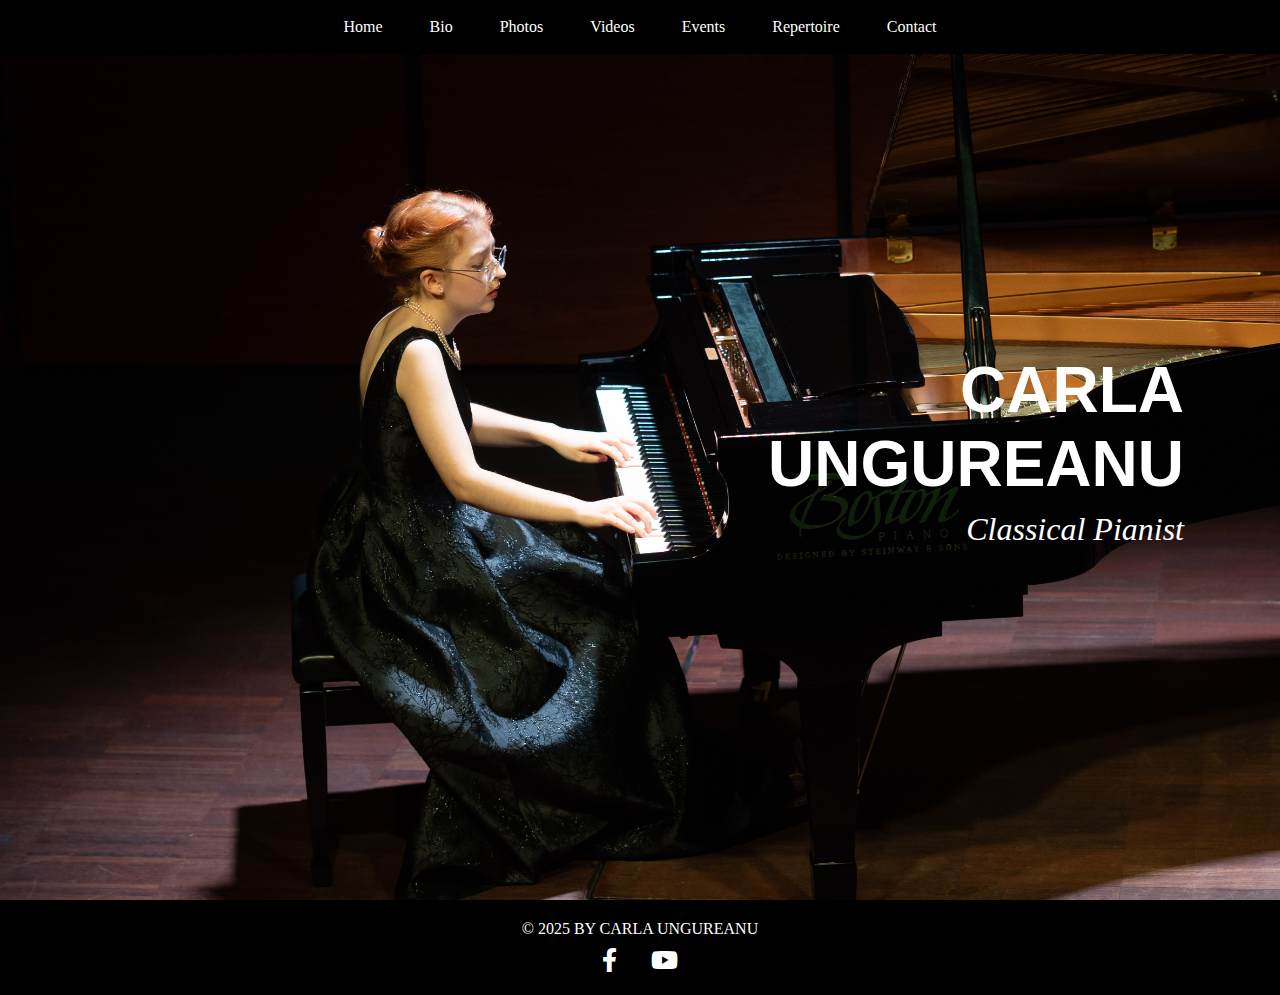
<file: index.html>
<!DOCTYPE html>
<html lang="en">
<head>
    <meta charset="UTF-8">
    <meta name="viewport" content="width=device-width, initial-scale=1.0">
    <title>Homepage</title>
    <link rel="stylesheet" href="styles/homepage.css">
    <link rel="stylesheet" href="styles/nav-bar.css">
    <link rel="stylesheet" href="styles/footer.css">
    <link href="https://cdnjs.cloudflare.com/ajax/libs/font-awesome/5.15.4/css/all.min.css" rel="stylesheet">
    <link href="https://fonts.cdnfonts.com/css/elegant-2" rel="stylesheet">
                
</head>
<body>
    <nav class="navbar">
        <ul class="nav-links">
            <li><a href="index.html">Home</a></li>
            <li><a href="about.html">Bio</a></li>
            <li><a href="photos.html">Photos</a></li>
            <li><a href="videos.html">Videos</a></li>
            <li><a href="events.html">Events</a></li>
            <li><a href="repertory.html">Repertoire</a></li>
            <li><a href="contact.html">Contact</a></li>
        </ul>
        <div class="hamburger" onclick="toggleMenu()">☰</div>
    </nav>
    <div class="mobile-nav" id="mobileNav">
        <div class="close-btn" onclick="toggleMenu()">✖</div>
        <ul>
            <li><a href="index.html">Home</a></li>
            <li><a href="about.html">Bio</a></li>
            <li><a href="photos.html">Photos</a></li>
            <li><a href="videos.html">Videos</a></li>
            <li><a href="events.html">Events</a></li>
            <li><a href="repertory.html">Repertoire</a></li>
            <li><a href="contact.html">Contact</a></li>
        </ul>
    </div>

    <div class="hero">
        <div class="background"></div>
        <div class="text-overlay">
            <h1>CARLA<br>UNGUREANU</h1>
            <p class="subtitle">Classical Pianist</p>
        </div>        
    </div>

    <footer class="footer">
        <p>&copy; 2025 BY CARLA UNGUREANU</p>
        <div class="social-media">
            <a href="https://www.facebook.com/share/18RVQHhXHW/?mibextid=wwXIfr" target="_blank" aria-label="Facebook">
                <i class="fab fa-facebook-f"></i>
            </a>
            <a href="https://www.youtube.com/@aungureanu1" target="_blank" aria-label="Youtube">
                <i class="fab fa-youtube"></i>
            </a>
        </div>
    </footer>
    <script src="nav-bar.js"></script>
</body>
</html>
</file>
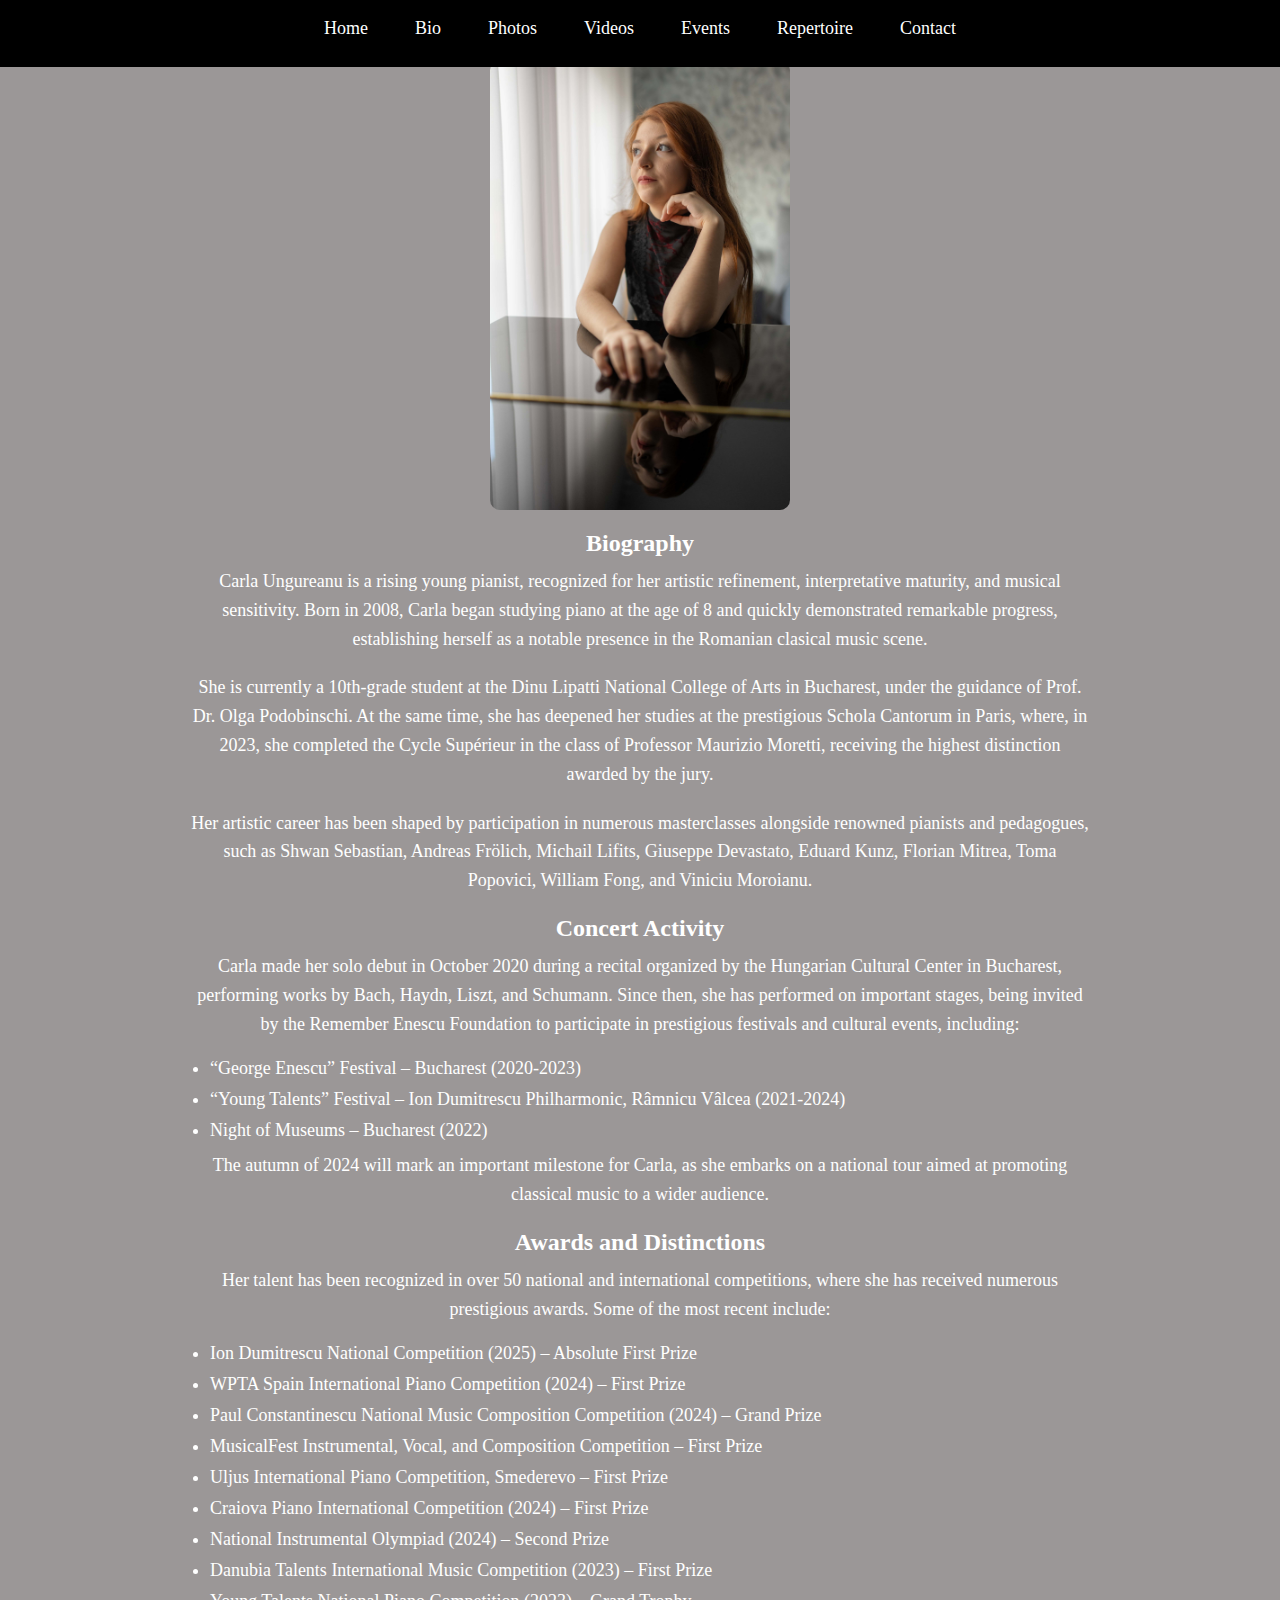
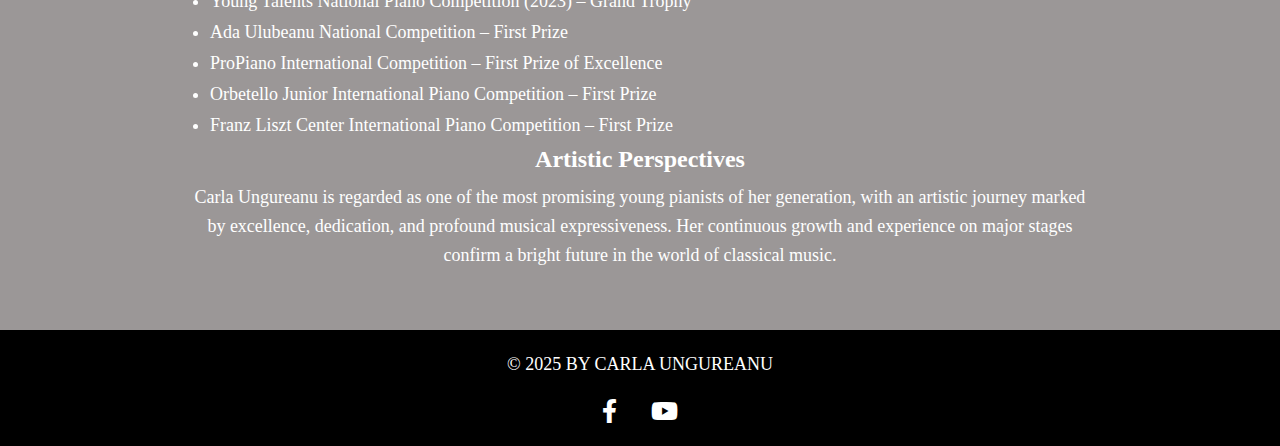
<file: about.html>
<!DOCTYPE html>
<html lang="en">
<head>
    <meta charset="UTF-8">
    <meta name="viewport" content="width=device-width, initial-scale=1.0">
    <title>Bio</title>
    <link rel="stylesheet" href="styles/about.css">
    <link rel="stylesheet" href="styles/nav-bar.css">
    <link rel="stylesheet" href="styles/footer.css">
    <link href="https://cdnjs.cloudflare.com/ajax/libs/font-awesome/5.15.4/css/all.min.css" rel="stylesheet">
</head>
<body>
    <nav class="navbar">
        <ul class="nav-links">
            <li><a href="index.html">Home</a></li>
            <li><a href="about.html">Bio</a></li>
            <li><a href="photos.html">Photos</a></li>
            <li><a href="videos.html">Videos</a></li>
            <li><a href="events.html">Events</a></li>
            <li><a href="repertory.html">Repertoire</a></li>
            <li><a href="contact.html">Contact</a></li>
        </ul>
        <div class="hamburger" onclick="toggleMenu()">☰</div>
    </nav>
    <div class="mobile-nav" id="mobileNav">
        <div class="close-btn" onclick="toggleMenu()">✖</div>
        <ul>
            <li><a href="index.html">Home</a></li>
            <li><a href="about.html">Bio</a></li>
            <li><a href="photos.html">Photos</a></li>
            <li><a href="videos.html">Videos</a></li>
            <li><a href="events.html">Events</a></li>
            <li><a href="repertory.html">Repertoire</a></li>
            <li><a href="contact.html">Contact</a></li>
        </ul>
    </div>

    <div class="container">
        <img src="photos/photo-about.jpg" alt="CARLA" class="photo">
        <h3>Biography</h1>
        <p>Carla Ungureanu is a rising young pianist, recognized for her artistic refinement, interpretative maturity, and musical sensitivity. Born in 2008, Carla began studying piano at the age of 8 and quickly demonstrated remarkable progress, establishing herself as a notable presence in the Romanian clasical music scene.</p>
        <p>She is currently a 10th-grade student at the Dinu Lipatti National College of Arts in Bucharest, under the guidance of Prof. Dr. Olga Podobinschi. At the same time, she has deepened her studies at the prestigious Schola Cantorum in Paris, where, in 2023, she completed the Cycle Supérieur in the class of Professor Maurizio Moretti, receiving the highest distinction awarded by the jury.</p>
        <p>Her artistic career has been shaped by participation in numerous masterclasses alongside renowned pianists and pedagogues, such as Shwan Sebastian, Andreas Frölich, Michail Lifits, Giuseppe Devastato, Eduard Kunz, Florian Mitrea, Toma Popovici, William Fong, and Viniciu Moroianu.</p>
        <h3>Concert Activity</h3>
        <p>Carla made her solo debut in October 2020 during a recital organized by the Hungarian Cultural Center in Bucharest, performing works by Bach, Haydn, Liszt, and Schumann. Since then, she has performed on important stages, being invited by the Remember Enescu Foundation to participate in prestigious festivals and cultural events, including:</p>
        <ul>
            <li>​“George Enescu” Festival – Bucharest (2020-2023)</li>
            <li>​“Young Talents” Festival – Ion Dumitrescu Philharmonic, Râmnicu Vâlcea (2021-2024)</li>
            <li>Night of Museums – Bucharest (2022)</li>
        </ul>
        <p>The autumn of 2024 will mark an important milestone for Carla, as she embarks on a national tour aimed at promoting classical music to a wider audience.</p>
        <h3>Awards and Distinctions</h3>
        <p>Her talent has been recognized in over 50 national and international competitions, where she has received numerous prestigious awards. Some of the most recent include:</p>
        <ul>
            <li>Ion Dumitrescu National Competition (2025) – Absolute First Prize</li>
            <li>WPTA Spain International Piano Competition (2024) – First Prize</li>
            <li>Paul Constantinescu National Music Composition Competition (2024) – Grand Prize</li>
            <li>MusicalFest Instrumental, Vocal, and Composition Competition – First Prize</li>
            <li>Uljus International Piano Competition, Smederevo – First Prize</li>
            <li>Craiova Piano International Competition (2024) – First Prize</li>
            <li>​National Instrumental Olympiad (2024) – Second Prize</li>
            <li>Danubia Talents International Music Competition (2023) – First Prize</li>
            <li>​Young Talents National Piano Competition (2023) – Grand Trophy</li>
            <li>​Ada Ulubeanu National Competition – First Prize</li>
            <li>​ProPiano International Competition – First Prize of Excellence</li>
            <li>Orbetello Junior International Piano Competition – First Prize</li>
            <li>Franz Liszt Center International Piano Competition – First Prize</li>
        </ul>
        <h3>Artistic Perspectives</h3>
        <p>Carla Ungureanu is regarded as one of the most promising young pianists of her generation, with an artistic journey marked by excellence, dedication, and profound musical expressiveness. Her continuous growth and experience on major stages confirm a bright future in the world of classical music.</p>
    </div>

    <footer class="footer">
        <p>&copy; 2025 BY CARLA UNGUREANU</p>
        <div class="social-media">
            <a href="https://www.facebook.com/share/18RVQHhXHW/?mibextid=wwXIfr" target="_blank" aria-label="Facebook">
                <i class="fab fa-facebook-f"></i>
            </a>
            <a href="https://www.youtube.com/@aungureanu1" target="_blank" aria-label="Youtube">
                <i class="fab fa-youtube"></i>
            </a>
        </div>
    </footer>
    <script src="nav-bar.js"></script>
</body>
</html>
</file>
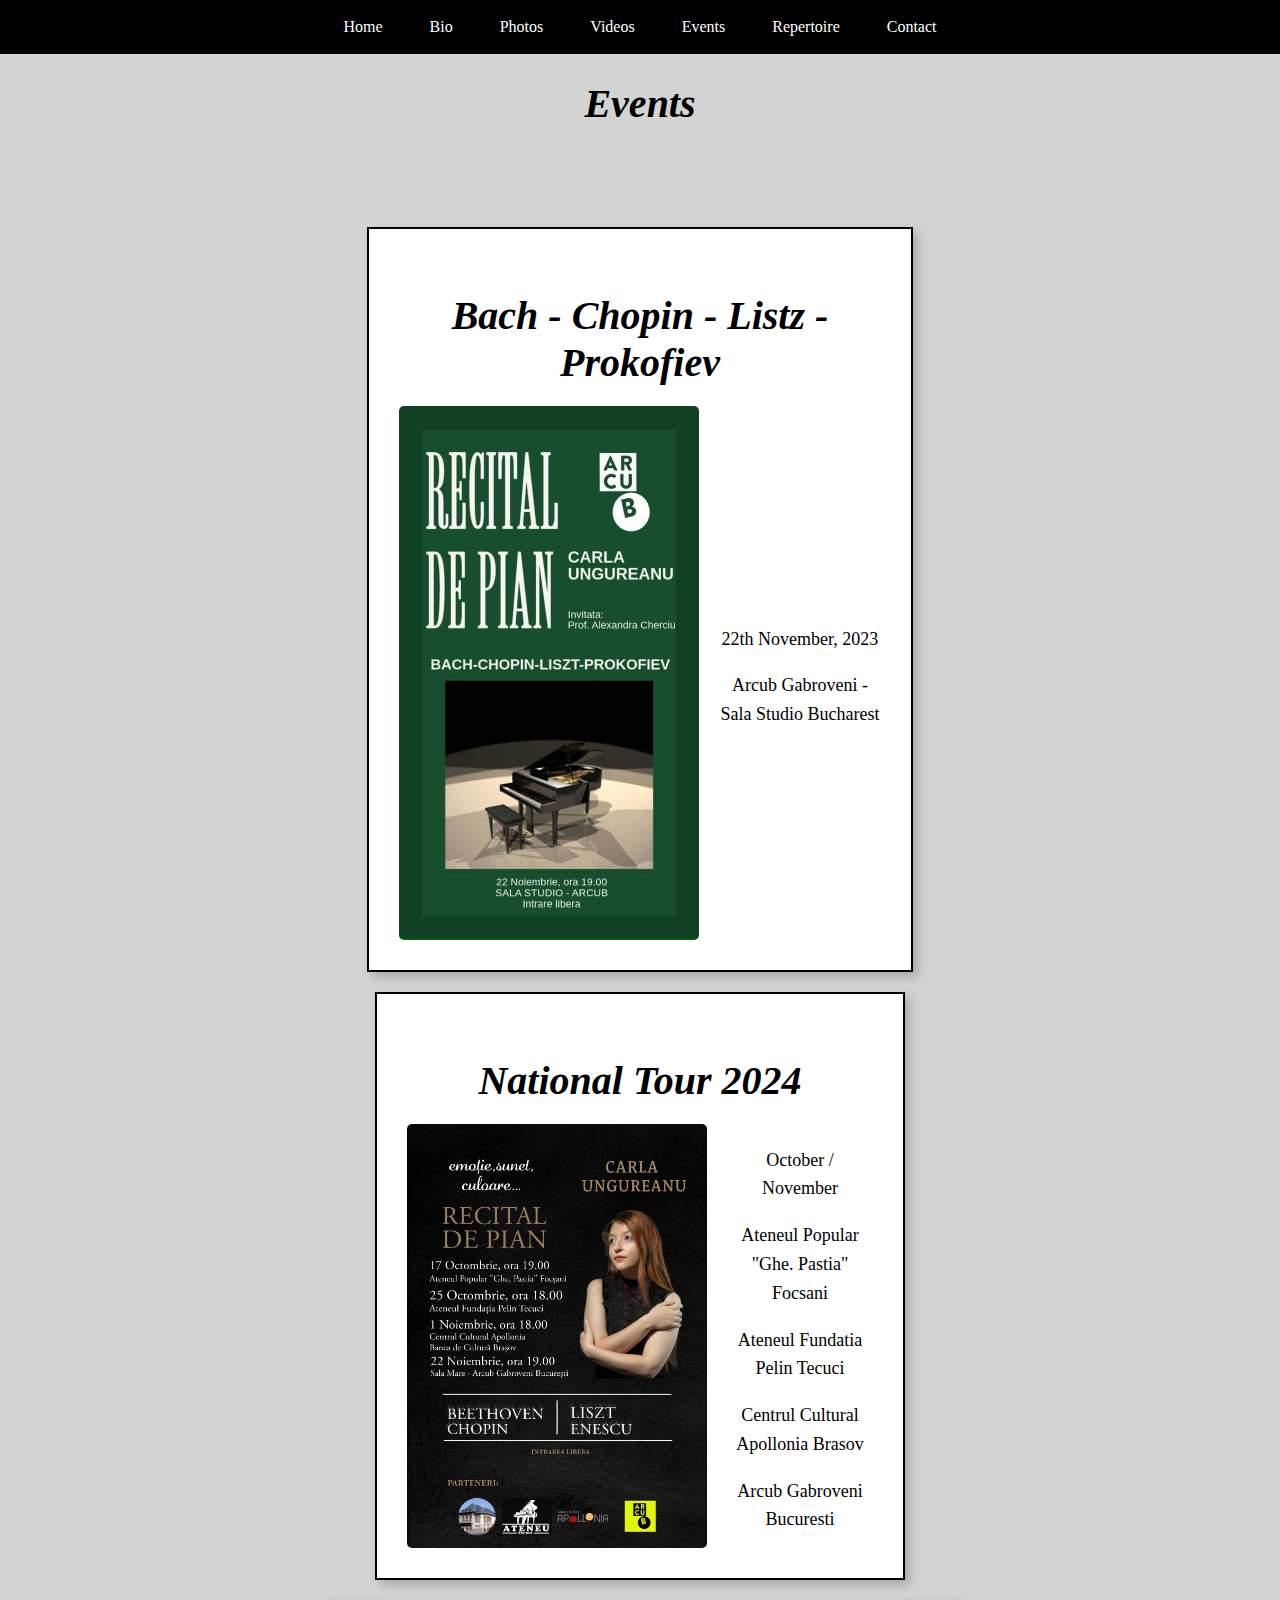
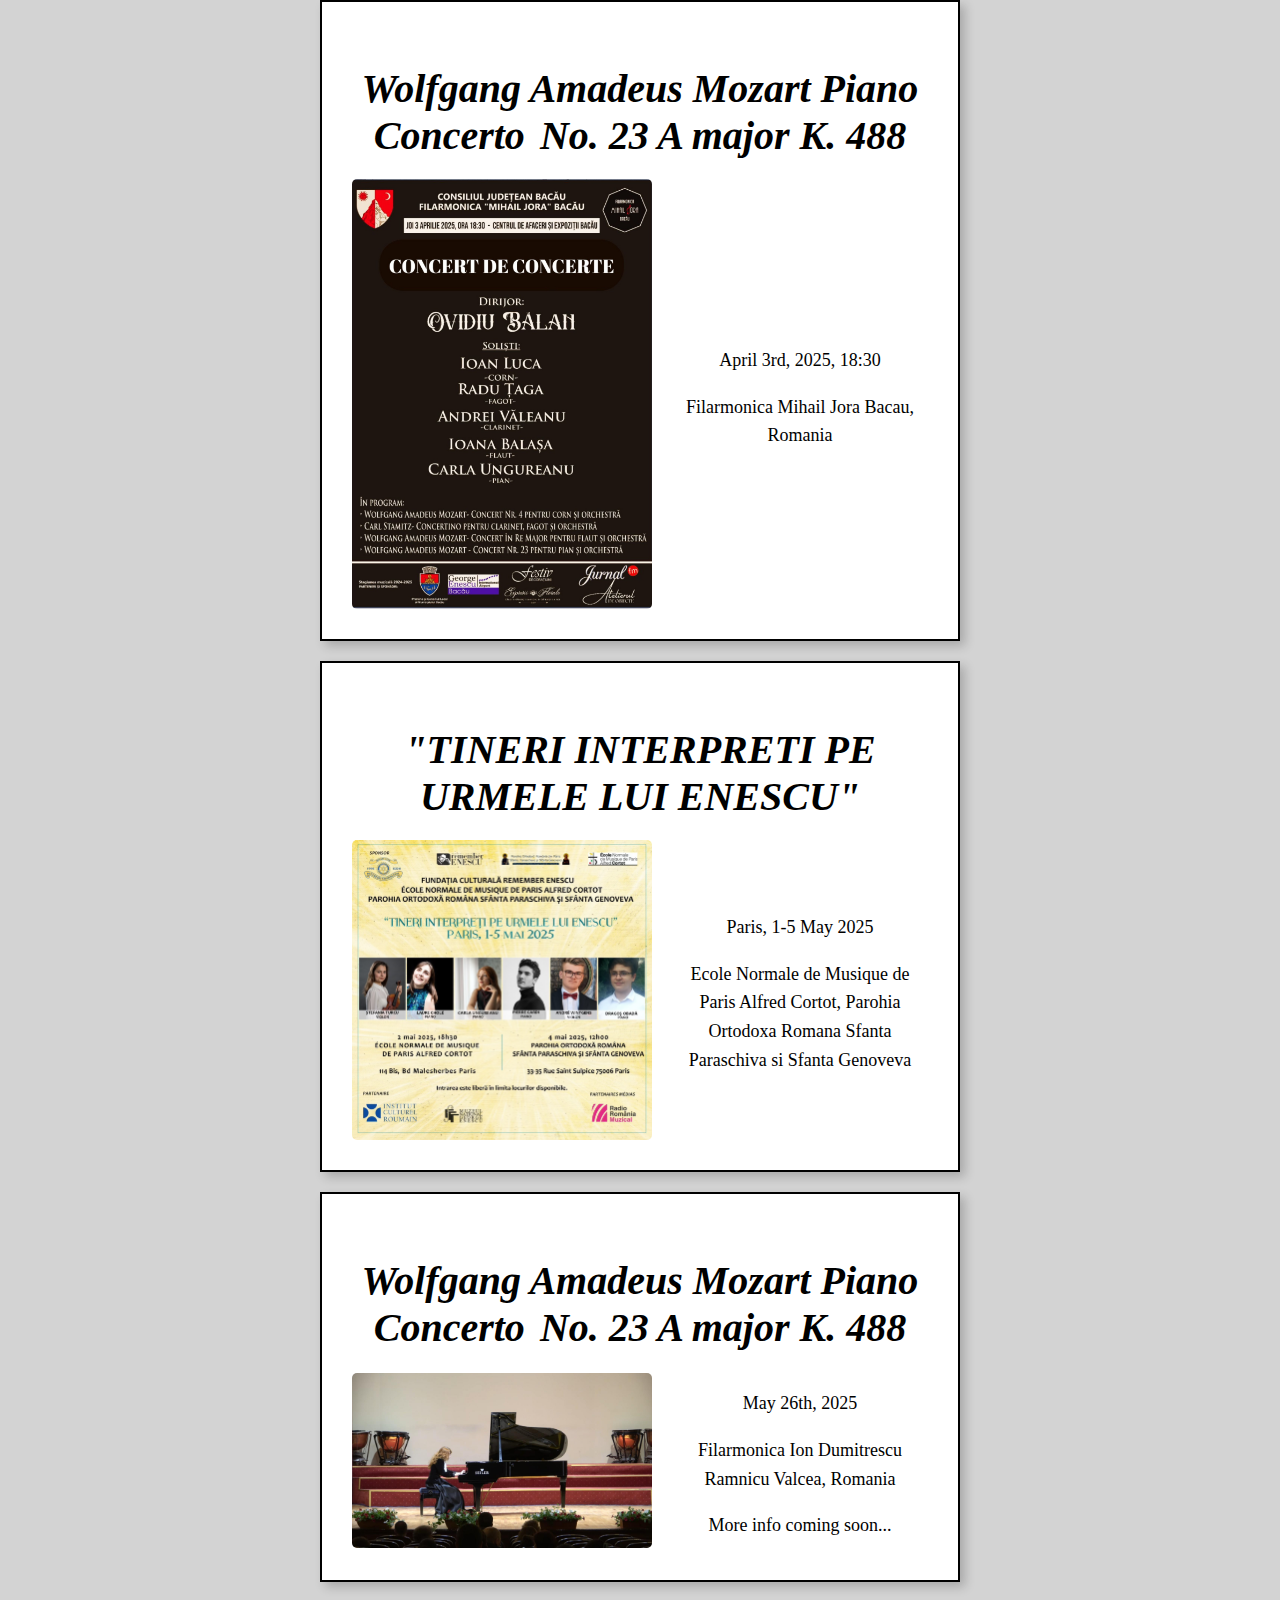
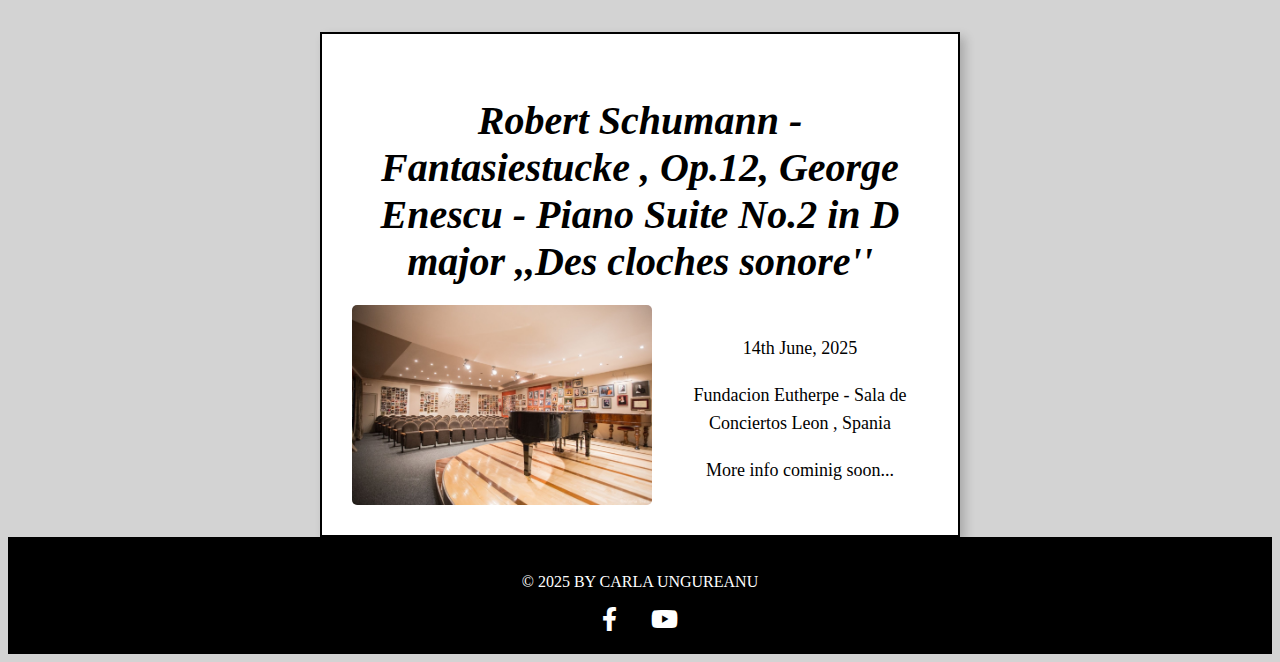
<file: events.html>
<!DOCTYPE html>
<html lang="en">
<head>
    <meta charset="UTF-8">
    <meta name="viewport" content="width=device-width, initial-scale=1.0">
    <title>Document</title>
    <link rel="stylesheet" href="styles/events.css">
    <link rel="stylesheet" href="styles/nav-bar.css">
    <link rel="stylesheet" href="styles/footer.css">
    <link href="https://cdnjs.cloudflare.com/ajax/libs/font-awesome/5.15.4/css/all.min.css" rel="stylesheet">
</head>
<body>
    <nav class="navbar">
        <ul class="nav-links">
            <li><a href="index.html">Home</a></li>
            <li><a href="about.html">Bio</a></li>
            <li><a href="photos.html">Photos</a></li>
            <li><a href="videos.html">Videos</a></li>
            <li><a href="events.html">Events</a></li>
            <li><a href="repertory.html">Repertoire</a></li>
            <li><a href="contact.html">Contact</a></li>
        </ul>
        <div class="hamburger" onclick="toggleMenu()">☰</div>
    </nav>
    <div class="mobile-nav" id="mobileNav">
        <div class="close-btn" onclick="toggleMenu()">✖</div>
        <ul>
            <li><a href="index.html">Home</a></li>
            <li><a href="about.html">Bio</a></li>
            <li><a href="photos.html">Photos</a></li>
            <li><a href="videos.html">Videos</a></li>
            <li><a href="events.html">Events</a></li>
            <li><a href="repertory.html">Repertoire</a></li>
            <li><a href="contact.html">Contact</a></li>
        </ul>
    </div>

    <span class="span-event">Events</span>
    <div class="big-container">
        <div class="container">
            <div class="box">
                <h2>Bach - Chopin - Listz - Prokofiev</h2>
                <div class="inside-box">
                    <img src="photos/poster-arcub.jpeg" alt="" class="photo">
                    <span class="info">
                        <p>22th November, 2023</p>
                        <p>Arcub Gabroveni - Sala Studio
    
                            Bucharest</p>
                    </span>
                </div>
            </div>
        </div>
        
        <div class="container">
            <div class="box">
                <h2>National Tour 2024</h2>
                <div class="inside-box">
                    <img src="photos/poster1.jpeg" alt="" class="photo">
                    <span class="info">
                        <p>October / November</p>
                        <p>Ateneul Popular "Ghe. Pastia"
    
                            Focsani</p>
                        <p>Ateneul Fundatia Pelin 
    
                             Tecuci</p>
                        <p>Centrul Cultural Apollonia
    
                            Brasov</p>
                         <p>Arcub Gabroveni
    
                            Bucuresti</p>
                    </span>
                </div>
            </div>
        </div>
    
        <div class="container">
            <div class="box">
                <h2>Wolfgang Amadeus Mozart
                    Piano Concerto <span>No. 23</span> A major K. 488</h2>
                <div class="inside-box">
                    <img src="photos/afis_bacau.jpeg" alt="" class="photo">
                    <span class="info">
                        <p>April 3rd, 2025, 18:30
    
                            </p>
                        <p>Filarmonica Mihail Jora
    
                            Bacau, Romania</p>
                    </span>
                </div>
            </div>
        </div>

        <div class="container">
            <div class="box">
                <h2>"TINERI INTERPRETI PE URMELE LUI ENESCU"</h2>
                <div class="inside-box">
                    <img src="photos/poza_parisRecital.jpeg" alt="" class="photo">
                    <span class="info">
                        <p>Paris, 1-5 May 2025
    
                            </p>
                        <p> Ecole Normale de Musique
                            de Paris Alfred Cortot, 
                            Parohia Ortodoxa Romana
                            Sfanta Paraschiva si Sfanta Genoveva
    
                           </p>
                    </span>
                </div>
            </div>
        </div>
    
        <div class="container">
            <div class="box">
                <h2> Wolfgang Amadeus Mozart Piano Concerto <span>No. 23</span> A major K. 488</h2>
                <div class="inside-box">
                    <img src="photos/concert-valcea.jpeg" alt="" class="photo">
                    <span class="info">
                        <p>May 26th, 2025
    
                            </p>
                        <p>Filarmonica Ion Dumitrescu
    
                            Ramnicu Valcea, Romania</p>
                        <p>More info coming soon...</p>
                    </span>
                </div>
            </div>
        </div>
    </div>
    <div class="container">
        <div class="box">
            <h2>Robert Schumann - Fantasiestucke , Op.12,
                George Enescu - Piano Suite No.2 in D major ,,Des cloches sonore''
            </h2>
            <div class="inside-box">
                <img src="photos/spania.jpeg" alt="" class="photo">
                <span class="info">
                    <p>14th June, 2025

                        </p>
                    <p>Fundacion Eutherpe - Sala de Conciertos

                        Leon , Spania</p>
                    <p>More info cominig soon...</p>
                </span>
            </div>
        </div>
    </div>

    <footer class="footer">
        <p>&copy; 2025 BY CARLA UNGUREANU</p>
        <div class="social-media">
            <a href="https://www.facebook.com/share/18RVQHhXHW/?mibextid=wwXIfr" target="_blank" aria-label="Facebook">
                <i class="fab fa-facebook-f"></i>
            </a>
            <a href="https://www.youtube.com/@aungureanu1" target="_blank" aria-label="Youtube">
                <i class="fab fa-youtube"></i>
            </a>
        </div>
    </footer>
    <script src="nav-bar.js"></script>
</body>
</html>
</file>
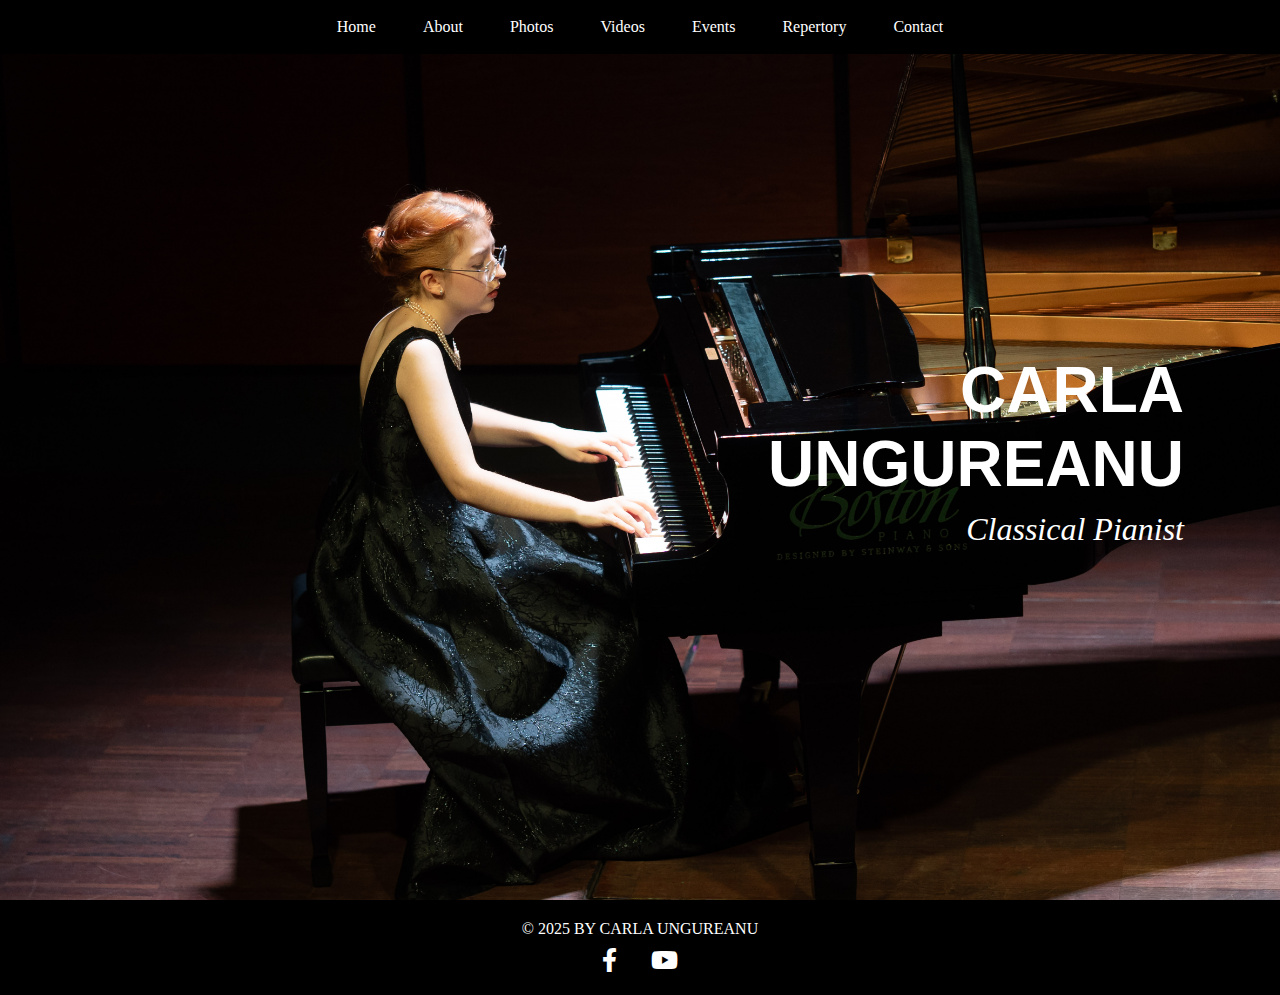
<file: homepage.html>
<!DOCTYPE html>
<html lang="en">
<head>
    <meta charset="UTF-8">
    <meta name="viewport" content="width=device-width, initial-scale=1.0">
    <title>Homepage</title>
    <link rel="stylesheet" href="styles/homepage.css">
    <link rel="stylesheet" href="styles/nav-bar.css">
    <link rel="stylesheet" href="styles/footer.css">
    <link href="https://cdnjs.cloudflare.com/ajax/libs/font-awesome/5.15.4/css/all.min.css" rel="stylesheet">
    <link href="https://fonts.cdnfonts.com/css/elegant-2" rel="stylesheet">
                
</head>
<body>
    <nav class="navbar">
        <ul class="nav-links">
            <li><a href="homepage.html">Home</a></li>
            <li><a href="about.html">About</a></li>
            <li><a href="photos.html">Photos</a></li>
            <li><a href="videos.html">Videos</a></li>
            <li><a href="events.html">Events</a></li>
            <li><a href="repertory.html">Repertory</a></li>
            <li><a href="contact.html">Contact</a></li>
        </ul>
        <div class="hamburger" onclick="toggleMenu()">☰</div>
    </nav>
    <div class="mobile-nav" id="mobileNav">
        <div class="close-btn" onclick="toggleMenu()">✖</div>
        <ul>
            <li><a href="homepage.html">Home</a></li>
            <li><a href="about.html">About</a></li>
            <li><a href="photos.html">Photos</a></li>
            <li><a href="videos.html">Videos</a></li>
            <li><a href="events.html">Events</a></li>
            <li><a href="repertory.html">Repertory</a></li>
            <li><a href="contact.html">Contact</a></li>
        </ul>
    </div>

    <div class="hero">
        <div class="background"></div>
        <div class="text-overlay">
            <h1>CARLA<br>UNGUREANU</h1>
            <p class="subtitle">Classical Pianist</p>
        </div>        
    </div>

    <footer class="footer">
        <p>&copy; 2025 BY CARLA UNGUREANU</p>
        <div class="social-media">
            <a href="https://www.facebook.com/share/18RVQHhXHW/?mibextid=wwXIfr" target="_blank" aria-label="Facebook">
                <i class="fab fa-facebook-f"></i>
            </a>
            <a href="https://www.youtube.com/@aungureanu1" target="_blank" aria-label="Youtube">
                <i class="fab fa-youtube"></i>
            </a>
        </div>
    </footer>
    <script src="nav-bar.js"></script>
</body>
</html>
</file>
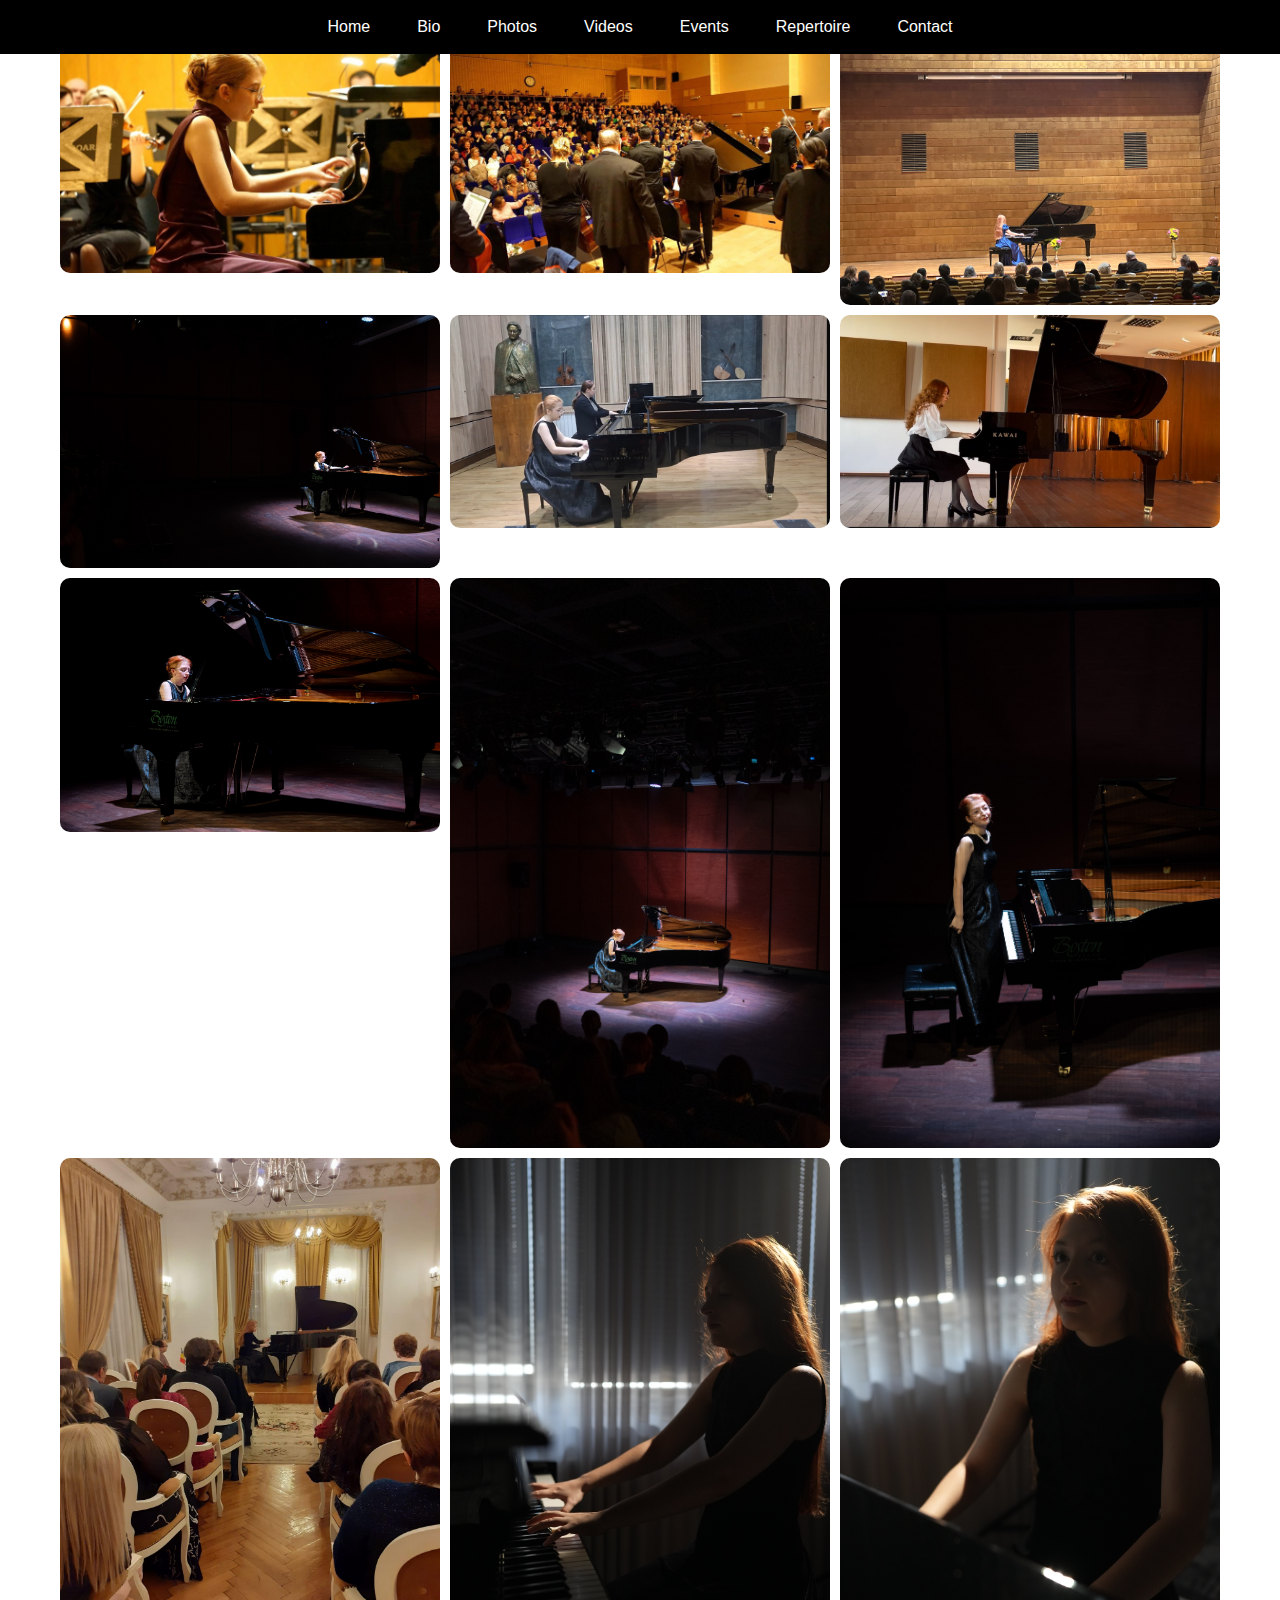
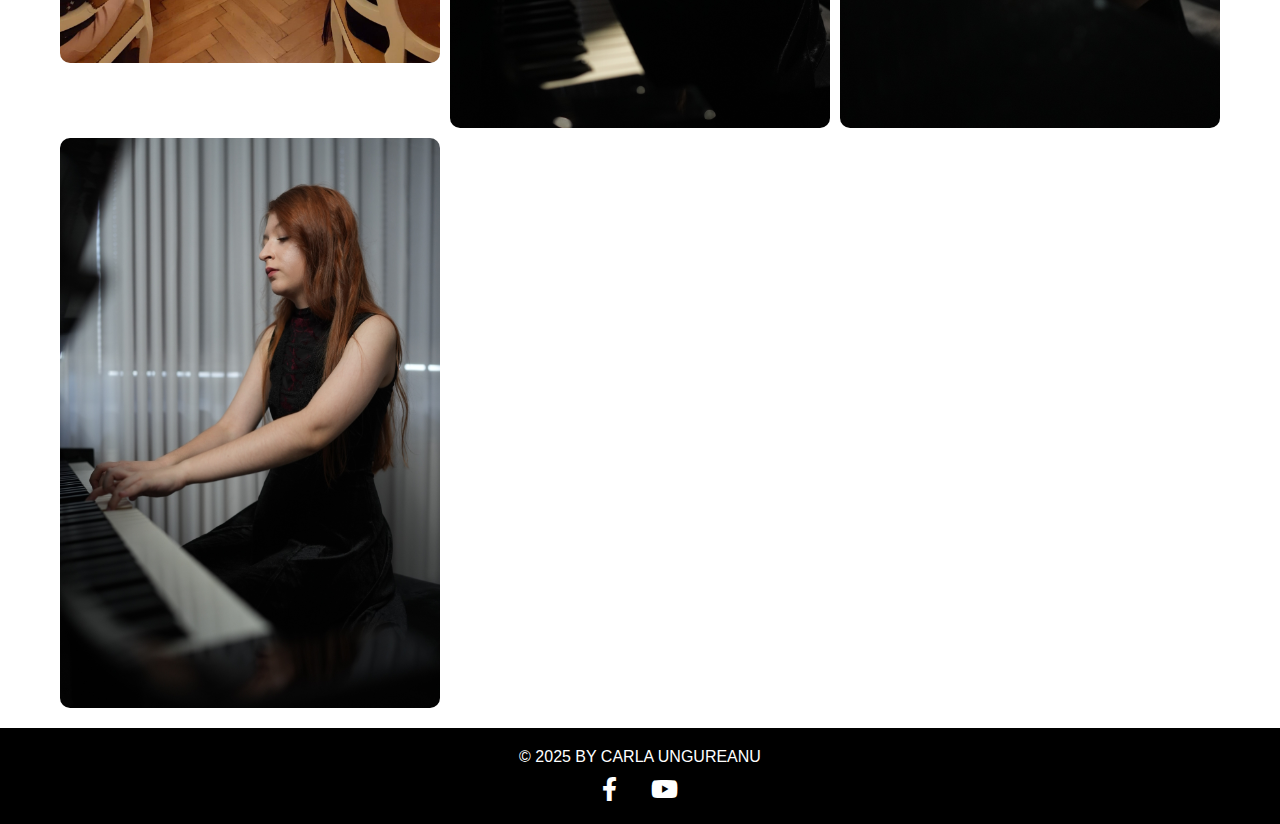
<file: photos.html>
<!DOCTYPE html>
<html lang="en">
<head>
    <meta charset="UTF-8">
    <meta name="viewport" content="width=device-width, initial-scale=1.0">
    <title>Photos</title>
    <link rel="stylesheet" href="styles/photos.css">
    <link rel="stylesheet" href="styles/nav-bar.css">
    <link rel="stylesheet" href="styles/footer.css">
    <link href="https://cdnjs.cloudflare.com/ajax/libs/font-awesome/5.15.4/css/all.min.css" rel="stylesheet">
</head>
<body>
    <nav class="navbar">
        <ul class="nav-links">
            <li><a href="index.html">Home</a></li>
            <li><a href="about.html">Bio</a></li>
            <li><a href="photos.html">Photos</a></li>
            <li><a href="videos.html">Videos</a></li>
            <li><a href="events.html">Events</a></li>
            <li><a href="repertory.html">Repertoire</a></li>
            <li><a href="contact.html">Contact</a></li>
        </ul>
        <div class="hamburger" onclick="toggleMenu()">☰</div>
    </nav>
    <div class="mobile-nav" id="mobileNav">
        <div class="close-btn" onclick="toggleMenu()">✖</div>
        <ul>
            <li><a href="index.html">Home</a></li>
            <li><a href="about.html">Bio</a></li>
            <li><a href="photos.html">Photos</a></li>
            <li><a href="videos.html">Videos</a></li>
            <li><a href="events.html">Events</a></li>
            <li><a href="repertory.html">Repertoire</a></li>
            <li><a href="contact.html">Contact</a></li>
        </ul>
    </div>

    <div class="gallery">
        <img src="photos/poza_azi1.jpeg" alt="Photo6">
        <img src="photos/poza_azi2.jpeg" alt="Photo6">
        <img src="photos/photo1.JPEG" alt="Photo 1">
        <img src="photos/photo7.jpg" alt="Photo 3">
        <img src="photos/photo5.jpeg" alt="Photo 4">
        <img src="photos/photo3.jpeg" alt="Photo 5">
        <img src="photos/photo9.jpg" alt="Photo 4">
        <img src="photos/photo10.jpg" alt="Photo 5">
        <img src="photos/photo11.jpg" alt="Photo 6">
        <img src="photos/photo4.jpeg" alt="Photo 6">
        <img src="photos/p1.JPG" alt="Photo 6">
        <img src="photos/p2.JPG" alt="Photo 6">
        <img src="photos/p3.JPG" alt="Photo 6">
    </div>

    <footer class="footer">
        <p>&copy; 2025 BY CARLA UNGUREANU</p>
        <div class="social-media">
            <a href="https://www.facebook.com/share/18RVQHhXHW/?mibextid=wwXIfr" target="_blank" aria-label="Facebook">
                <i class="fab fa-facebook-f"></i>
            </a>
            <a href="https://www.youtube.com/@aungureanu1" target="_blank" aria-label="Youtube">
                <i class="fab fa-youtube"></i>
            </a>
        </div>
    </footer>
    <script src="nav-bar.js"></script>
</body>
</html>
</file>
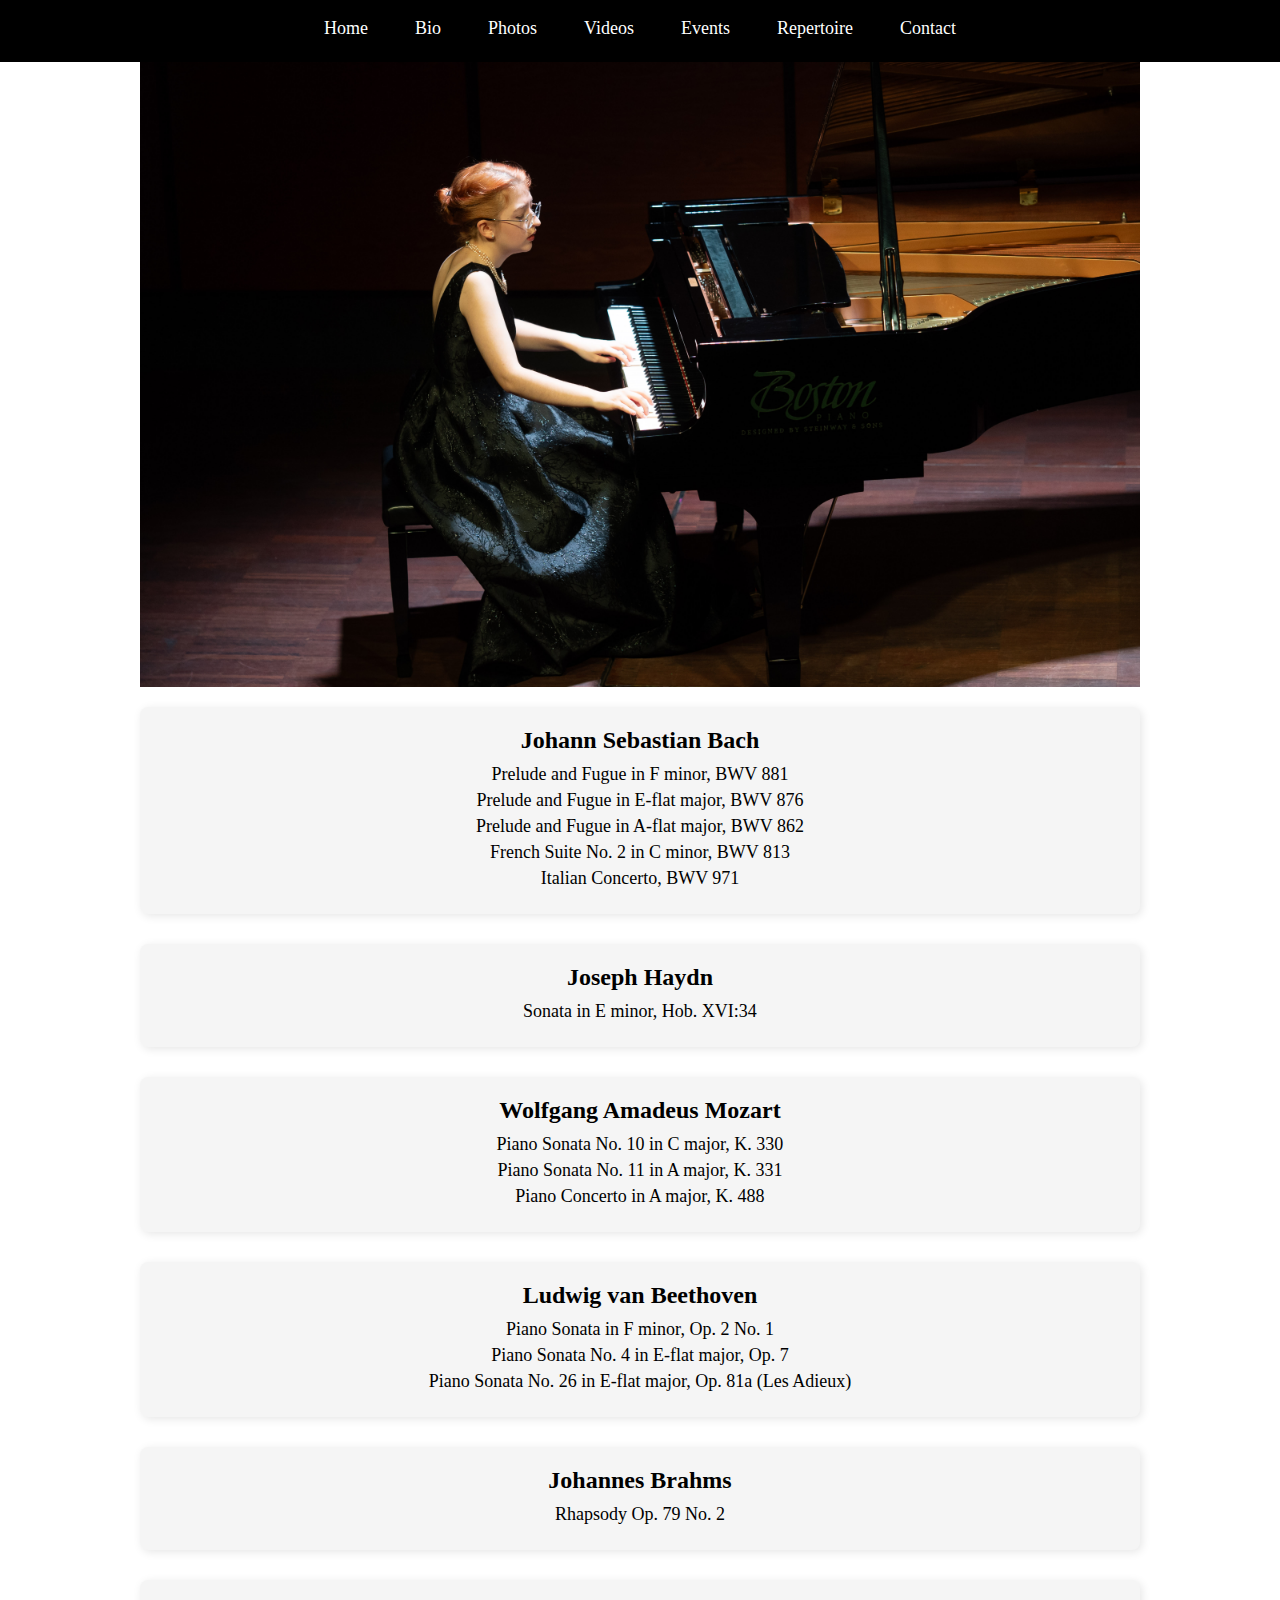
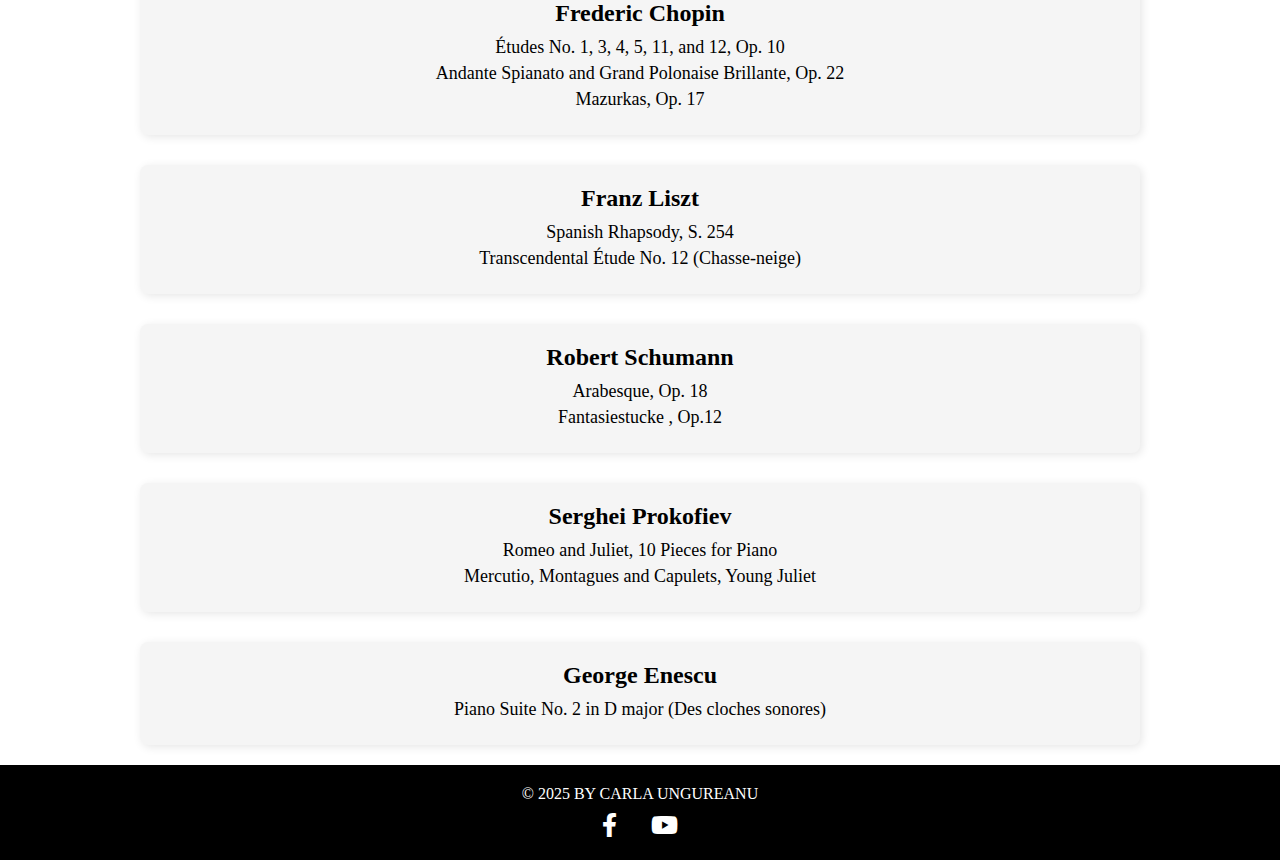
<file: repertory.html>
<!DOCTYPE html>
<html lang="en">
<head>
    <meta charset="UTF-8">
    <meta name="viewport" content="width=device-width, initial-scale=1.0">
    <title>Document</title>
    <link rel="stylesheet" href="styles/repertory.css">
    <link rel="stylesheet" href="styles/nav-bar.css">
    <link rel="stylesheet" href="styles/footer.css">
    <link href="https://cdnjs.cloudflare.com/ajax/libs/font-awesome/5.15.4/css/all.min.css" rel="stylesheet">
    <link href="https://fonts.cdnfonts.com/css/elegant-2" rel="stylesheet">
</head>
<body>
    <nav class="navbar">
        <ul class="nav-links">
            <li><a href="index.html">Home</a></li>
            <li><a href="about.html">Bio</a></li>
            <li><a href="photos.html">Photos</a></li>
            <li><a href="videos.html">Videos</a></li>
            <li><a href="events.html">Events</a></li>
            <li><a href="repertory.html">Repertoire</a></li>
            <li><a href="contact.html">Contact</a></li>
        </ul>
        <div class="hamburger" onclick="toggleMenu()">☰</div>
    </nav>
    <div class="mobile-nav" id="mobileNav">
        <div class="close-btn" onclick="toggleMenu()">✖</div>
        <ul>
            <li><a href="index.html">Home</a></li>
            <li><a href="about.html">Bio</a></li>
            <li><a href="photos.html">Photos</a></li>
            <li><a href="videos.html">Videos</a></li>
            <li><a href="events.html">Events</a></li>
            <li><a href="repertory.html">Repertoire</a></li>
            <li><a href="contact.html">Contact</a></li>
        </ul>
    </div>

    <img src="photos/home.jpg" alt="carla">
    <div class="container">
        <div class="box">
            <h3>Johann Sebastian Bach</h3>
            <ul>
                <li>Prelude and Fugue in F minor, BWV 881 </li>
                <li>Prelude and Fugue in E-flat major, BWV 876</li>
                <li>Prelude and Fugue in A-flat major, BWV 862</li>
                <li>French Suite No. 2 in C minor, BWV 813</li>
                <li>Italian Concerto, BWV 971</li>
            </ul>
        </div>

        <div class="box">
            <h3>Joseph Haydn</h3>
            <ul>
                <li>Sonata in E minor, Hob. XVI:34</li>
            </ul>
        </div>

        <div class="box">
            <h3>Wolfgang Amadeus Mozart</h3>
            <ul>
                <li>Piano Sonata No. 10 in C major, K. 330</li>
                <li>Piano Sonata No. 11 in A major, K. 331</li>
                <li>Piano Concerto in A major, K. 488</li>
            </ul>
        </div>

        <div class="box">
            <h3>Ludwig van Beethoven</h3>
            <ul>
                <li>Piano Sonata in F minor, Op. 2 No. 1 </li>
                <li>Piano Sonata No. 4 in E-flat major, Op. 7</li>
                <li>Piano Sonata No. 26 in E-flat major, Op. 81a (Les Adieux)</li>
            </ul>
        </div>

        <div class="box">
            <h3>Johannes Brahms</h3>
            <ul>
                <li>Rhapsody Op. 79 No. 2</li>
            </ul>
        </div>

        <div class="box">
            <h3>Frederic Chopin</h3>
            <ul>
                <li>Études No. 1, 3, 4, 5, 11, and 12, Op. 10  </li>
                <li>Andante Spianato and Grand Polonaise Brillante, Op. 22</li>
                <li>Mazurkas, Op. 17</li>
            </ul>
        </div>

        <div class="box">
            <h3>Franz Liszt</h3>
            <ul>
                <li>Spanish Rhapsody, S. 254</li>
                <li>Transcendental Étude No. 12 (Chasse-neige)</li>
            </ul>
        </div>

        <div class="box">
            <h3>Robert Schumann</h3>
            <ul>
                <li>Arabesque, Op. 18</li>
                <li>Fantasiestucke , Op.12</li>
            </ul>
        </div>

        <div class="box">
            <h3>Serghei Prokofiev</h3>
            <ul>
                <li>Romeo and Juliet, 10 Pieces for Piano</li>
                <li>Mercutio, Montagues and Capulets, Young Juliet</li>
            </ul>
        </div>

        <div class="box">
            <h3>George Enescu</h3>
            <ul>
                <li>Piano Suite No. 2 in D major (Des cloches sonores)</li>
            </ul>
        </div>
    </div>

    <footer class="footer">
        <p>&copy; 2025 BY CARLA UNGUREANU</p>
        <div class="social-media">
            <a href="https://www.facebook.com/share/18RVQHhXHW/?mibextid=wwXIfr" target="_blank" aria-label="Facebook">
                <i class="fab fa-facebook-f"></i>
            </a>
            <a href="https://www.youtube.com/@aungureanu1" target="_blank" aria-label="Youtube">
                <i class="fab fa-youtube"></i>
            </a>
        </div>
    </footer>
    <script src="nav-bar.js"></script>
</body>
</html>
</file>
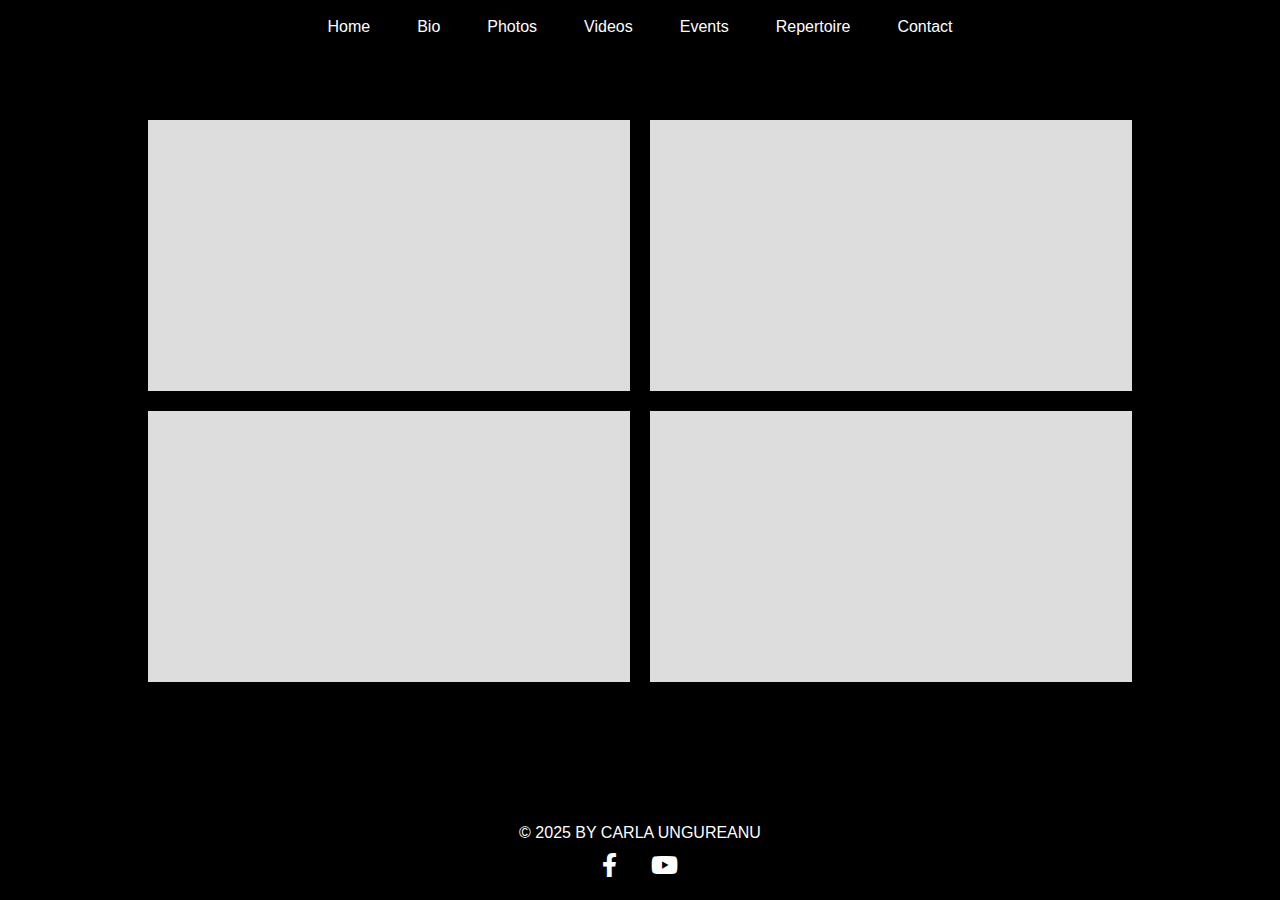
<file: videos.html>
<!DOCTYPE html>
<html lang="en">
<head>
    <meta charset="UTF-8">
    <meta name="viewport" content="width=device-width, initial-scale=1.0">
    <title>Document</title>
    <link rel="stylesheet" href="styles/videos.css">
    <link rel="stylesheet" href="styles/nav-bar.css">
    <link rel="stylesheet" href="styles/footer.css">
    <link href="https://cdnjs.cloudflare.com/ajax/libs/font-awesome/5.15.4/css/all.min.css" rel="stylesheet">
    <link href="https://fonts.cdnfonts.com/css/elegant-2" rel="stylesheet">
</head>
<body>
    <nav class="navbar">
        <ul class="nav-links">
            <li><a href="index.html">Home</a></li>
            <li><a href="about.html">Bio</a></li>
            <li><a href="photos.html">Photos</a></li>
            <li><a href="videos.html">Videos</a></li>
            <li><a href="events.html">Events</a></li>
            <li><a href="repertory.html">Repertoire</a></li>
            <li><a href="contact.html">Contact</a></li>
        </ul>
        <div class="hamburger" onclick="toggleMenu()">☰</div>
    </nav>
    <div class="mobile-nav" id="mobileNav">
        <div class="close-btn" onclick="toggleMenu()">✖</div>
        <ul>
            <li><a href="index.html">Home</a></li>
            <li><a href="about.html">Bio</a></li>
            <li><a href="photos.html">Photos</a></li>
            <li><a href="videos.html">Videos</a></li>
            <li><a href="events.html">Events</a></li>
            <li><a href="repertory.html">Repertoire</a></li>
            <li><a href="contact.html">Contact</a></li>
        </ul>
    </div>

    <div class="container">
        <div class="box">
            <iframe src="https://www.youtube.com/embed/UrMHSS9qJw8?si=PujAdh4jVPhk8gen" allowfullscreen></iframe>
        </div>
        <div class="box">
            <iframe src="https://www.youtube.com/embed/_DFoE1FMtbU?si=V4Oys37lDKzi6Eqn" allowfullscreen></iframe>
        </div>
        <div class="box">
            <iframe src="https://www.youtube.com/embed/E3Q8RrOPIw8?si=9nEta0STaQi1__wH" allowfullscreen></iframe>
        </div>
        <div class="box">
            <iframe src="https://www.youtube.com/embed/V51x00tFPzA?si=pZ8X4oBtN_1qlLHN" allowfullscreen></iframe>
        </div>
    </div>
    

    <footer class="footer">
        <p>&copy; 2025 BY CARLA UNGUREANU</p>
        <div class="social-media">
            <a href="https://www.facebook.com/share/18RVQHhXHW/?mibextid=wwXIfr" target="_blank" aria-label="Facebook">
                <i class="fab fa-facebook-f"></i>
            </a>
            <a href="https://www.youtube.com/@aungureanu1" target="_blank" aria-label="Youtube">
                <i class="fab fa-youtube"></i>
            </a>
        </div>
    </footer>
    <script src="nav-bar.js"></script>
    
</body>
</html>
</file>
<file: styles/homepage.css>
* {
    margin: 0;
    padding: 0;
    box-sizing: border-box;
    font-family: 'Times New Roman', serif;
}

body {
    overflow-x: hidden;
}

.hero {
    position: relative;
    width: 100%;
    height: 100vh;
    display: flex;
    justify-content: center;
    align-items: center;
    overflow: hidden;
}

.background {
    position: absolute;
    top: 0;
    left: 0;
    width: 100%;
    height: 100%;
    background: url("../photos/home.jpg") no-repeat center center;
    background-size: cover; 
    background-attachment: fixed; 
    background-color: black; 
    z-index: -1;
}

.text-overlay {
    text-align: right; 
    color: white;
    width: 90%;
    max-width: 1200px;
    margin-right: 5%;
    display: flex;
    flex-direction: column;
    align-items: flex-end;
}

h1 {
    font-family: 'ELEGANT', sans-serif;                                            
    font-size: 4rem;
    text-transform: uppercase;
    text-align: right;
    margin-bottom: 10px;
}

.subtitle {
    font-family: 'EB Garamond', serif; 
    font-size: 2rem;
    font-style: italic;
    text-align: right;
}


@media (max-width: 768px) {

    .hero {
        min-height: 100vh; 
        padding: 0;
        display: flex;
        flex-direction: column;
        justify-content: center;
        align-items: center;
        position: relative;
    }

    .background {
        background-size: contain; 
        background-position: center;
        background-repeat: no-repeat;
        width: 100%;
        height: 100vh;
    }

    h1 {
        font-size: 2rem; 
        line-height: 1; 
        margin-bottom: 5px;
    }

    .subtitle {
        font-size: 1.2rem; /* Reduce subtitle */
    }

    .text-overlay {
        width: 100%;
        padding: 20px;
        position: absolute; 
        z-index: 2;
        text-align: left; /* Align text to the left */
    }

    body {
        display: flex;
        flex-direction: column;
        min-height: 100vh;
    }

    .footer {
        margin-top: auto; 
        padding: 20px 0;
        text-align: center;
        background-color: black;
        color: white;
    }
}

@media (max-width: 480px) {
    .text-overlay {
        left: 5%;
        width: 90%;
    }

    h1 {
        font-size: 1.5rem; /* Even smaller for very small screens */
    }

    .subtitle {
        font-size: 1rem;
    }
}
</file>
<file: styles/nav-bar.css>
.navbar {
    display: flex;
    justify-content: center;
    align-items: center;
    background-color: hsl(0, 0%, 0%);
    color: #fff;
    padding: 10px 20px;
    position: fixed;
    top: 0;
    left: 0;
    width: 100%; 
    z-index: 1000; 
}

.nav-links {
    list-style: none;
    display: flex;
    gap: 15px;
    align-items: center; 
    margin: 0; 
    padding: 0; 
}

.nav-links li {
    display: inline-flex; 
    align-items: center; 
}

.nav-links a {
    color: #fff;
    text-decoration: none;
    padding: 8px 16px;
}

.nav-links a:hover {
    background-color: hsl(0, 0%, 20%);
    border-radius: 4px;
}

/* Hamburger Menu (Hidden on Desktop) */
.hamburger {
    display: none;
    font-size: 28px;
    cursor: pointer;
}

/* Mobile Navbar (Hidden Initially) */
.mobile-nav {
    position: fixed;
    top: 0;
    left: 0;
    width: 100%;
    height: 100vh;
    background-color: black;
    display: flex;
    flex-direction: column;
    align-items: center;
    justify-content: center;
    transform: translateY(-100%);
    transition: transform 0.4s ease-in-out;
    z-index: 9999; /* Ensure it appears on top */
}

.mobile-nav ul {
    list-style: none;
    text-align: center;
}

.mobile-nav ul li {
    margin: 20px 0;
}

.mobile-nav ul li a {
    color: white;
    font-size: 24px;
    text-decoration: none;
}

.mobile-nav ul li a:hover {
    color: #ffcc00;
}

/* Close Button */
.close-btn {
    position: absolute;
    top: 20px;
    right: 30px;
    font-size: 32px;
    cursor: pointer;
    color: white;
}

/* RESPONSIVE DESIGN */
@media (max-width: 900px) {
    .nav-links {
        display: none; /* Hide desktop nav links */
    }

    .hamburger {
        display: block; /* Show hamburger menu */
    }
}

/* Show Menu When Active */
.mobile-nav.show {
    transform: translateY(0); /* Slide menu down */
}
</file>
<file: styles/footer.css>
.footer {
    background-color: hsl(0, 0%, 0%);
    color: #fff;
    text-align: center;
    padding: 20px 0;
}

p {
    text-align: center;
}

.social-media {
    margin-top: 10px;
}

.social-media a {
    display: inline-block;
    margin: 0 15px;
    font-size: 24px;
    text-decoration: none;
    color: #fff; 
    transition: color 0.3s ease; 
}

.social-media a[aria-label="Facebook"]:hover {
    color: #1877F2; 
}

.social-media a[aria-label="Youtube"]:hover {
    color: #FF0000; 
}
</file>
<file: styles/about.css>
* {
    margin: 0;
    padding: 0;
    box-sizing: border-box;
    font-family: 'Times New Roman', serif;
}

body {
    overflow-x: hidden;
    background-color: hsl(0, 2%, 60%);
}

.container {
    width: 80%; 
    max-width: 1000px; 
    margin: 0 auto; 
    background-color: hsl(0, 2%, 60%);
    padding: 40px;
    color: white;
    text-align: center; 
}


.photo {
    width: 80%; 
    max-width:300px; 
    height: auto;
    display: block;
    margin: 20px auto; 
    border-radius: 10px; 
}

p {
    text-align: justify; 
    max-width: 900px;
    margin: 0 auto 20px auto; 
    font-size: 18px;
    line-height: 1.6;
}

h3 {
    text-align: center;
    font-size: 24px;
    font-weight: bold;
    margin-bottom: 10px;
}

ul {
    max-width: 900px; 
    margin: 0 auto; 
    padding-left: 20px; 
    text-align: justify;
}

li {
    margin-bottom: 10px;
    font-size: 18px;
}

p strong {
    display: block;
    font-size: 20px;
    font-weight: bold;
    margin-bottom: 5px;
}
</file>
<file: styles/events.css>
* {
    box-sizing: border-box;
    font-family: 'Times New Roman', serif;
}

body {
    background-color: #d3d3d3; 
    text-align: center;
}

.big-container {
    margin-top: 100px;
    margin-bottom: 50px;
    display: flex;
    flex-direction: column;
    align-items: center;
    gap: 20px;
}

.container {
    display: flex;
    flex-direction: column;
    align-items: center;
    max-width: 800px; /* Adjust width */
    margin: 0 auto; /* Center content */
}

.span-event {
    display: block; /* Ensures it behaves as a block element */
    margin-top: 80px; /* Adjust distance from the navbar */
    font-size: 40px;
    font-style: italic;
    font-weight: bold;
    margin-bottom: 20px;
    text-align: center;
}

.box {
    background-color: white;
    padding: 30px;
    border: 2px solid black; /* Fix border */
    width: 80%;
    max-width: 900px; /* Adjust size */
    box-shadow: 5px 5px 10px rgba(0, 0, 0, 0.2);
}

h2 {
    font-size: 40px;
    font-style: italic;
    margin-bottom: 20px;
}

h2 span {
    display: inline;
    margin-left: 5px; /* Optional */
}

.inside-box {
    display: flex;
    align-items: center;
    gap: 20px;
    text-align: left;
    justify-content: space-between;
}

.photo {
    width: 300px; /* Adjusted for better visibility */
    height: auto;
    border-radius: 5px;
}

.info {
    font-size: 18px;
    line-height: 1.6;
    max-width: 400px;
}

.info p {
    margin-bottom: 10px;
}

/* Info text styling */
.info-coming {
    font-weight: bold;
    margin-top: 20px;
}

/* Responsive Design for Mobile Screens */
@media (max-width: 768px) {
    
    /* Reduce margin so content isn't too spaced out */
    .span-event {
        font-size: 32px; /* Slightly smaller for mobile */
        margin-top: 55px; /* Reduce space from navbar */
        margin-bottom: 15px;
    }

    .big-container {
        margin-top: 50px; /* Reduce extra spacing */
        gap: 10px; /* Smaller gaps between elements */
    }

    .box {
        width: 95%; /* Make boxes fit screen width */
        padding: 20px; /* Reduce padding to save space */
    }

    h2 {
        font-size: 22px; /* Reduce heading size for mobile */
        text-align: center;
    }

    .inside-box {
        flex-direction: column; /* Stack image and text on top of each other */
        align-items: center; /* Center elements */
        text-align: center;
    }

    .photo {
        width: 90%; /* Make images responsive */
        max-width: 400px; /* Prevent them from getting too big */
        height: auto; /* Maintain aspect ratio */
        border-radius: 5px;
    }

    .info {
        max-width: 100%; /* Ensure text takes full width */
        font-size: 16px; /* Adjust text size for readability */
        text-align: center; /* Center text for a cleaner layout */
    }

    .info p {
        margin-bottom: 8px; /* Reduce space between paragraphs */
    }

    /* Adjust footer */
    .footer {
        font-size: 14px; /* Make footer text readable */
        padding: 15px; /* Reduce extra padding */
    }
}
</file>
<file: styles/photos.css>
* {
    margin: 0;
    padding: 0;
    box-sizing: border-box;
}

body {
    background-color: white; /* Matches the header background */
    color: white;
    font-family: 'Arial', sans-serif;
}

/* Gallery Grid */
.gallery {
    display: grid;
    grid-template-columns: repeat(auto-fit, minmax(300px, 1fr)); /* Dynamic columns */
    gap: 10px; /* Space between images */
    padding: 20px;
    max-width: 1200px; /* Limit width */
    margin: auto;
}

/* Image Styling */
.gallery img {
    width: 100%;
    height: auto;
    object-fit: cover;
    border-radius: 10px; /* Optional rounded corners */
    transition: transform 0.3s ease-in-out;
}

/* Hover Effect */
.gallery img:hover {
    transform: scale(1.05);
}
</file>
<file: styles/repertory.css>
* {
    margin: 0;
    padding: 0;
    box-sizing: border-box;
    font-family: 'Times New Roman', serif;
}

body {
    overflow-x: hidden;
    display: flex;
    flex-direction: column;
    justify-content: center;
    align-items: center;
    gap: 20px;
    padding-top: 20px; 
}

img {
    width: 100%; 
    max-width: 1000px; 
    height: auto; 
    object-fit: cover;
    display: block;
}

.container {
    flex: 1; 
    width: 80%;
    max-width: 1000px;
    display: flex;
    flex-direction: column;
    align-items: center;
    gap: 30px;
}

.box {
    background-color: #f5f5f5;
    padding: 20px;
    border-radius: 8px;
    width: 100%;
    text-align: center;
    box-shadow: 2px 2px 10px rgba(0, 0, 0, 0.1);
}

h3 {
    font-size: 24px;
    margin-bottom: 10px;
}

ul {
    list-style-type: none;
    padding: 0;
}

li {
    font-size: 18px;
    margin-bottom: 5px;
}


.footer {
    width: 100%;
    background-color: black;
    color: white;
    text-align: center;
    padding: 20px 0;
    position: relative;
    margin-top: auto; 
}
</file>
<file: styles/videos.css>
* {
    margin: 0;
    padding: 0;
    box-sizing: border-box;
}

body {
    background-color: black;
    font-family: 'Arial', sans-serif;
    display: flex;
    flex-direction: column;
    align-items: center;
    min-height: 100vh;
}

.container {
    display: grid;
    grid-template-columns: repeat(2, 1fr); 
    grid-template-rows: repeat(2, auto);  
    gap: 20px; 
    padding: 20px;
    width: 80%; 
    max-width: 1200px;
    margin-top: 100px;
}

.box {
    width: 100%;
    aspect-ratio: 16 / 9; 
    background-color: #ddd; 
    display: flex;
    align-items: center;
    justify-content: center;
    overflow: hidden;
}

iframe {
    width: 100%;
    height: 100%;
    border: none;
}

.footer {
    margin-top: auto;
}

/* Responsive Design */
@media (max-width: 768px) {
    .container {
        grid-template-columns: 1fr; /* Make it 1 column on small screens */
    }
}
</file>
